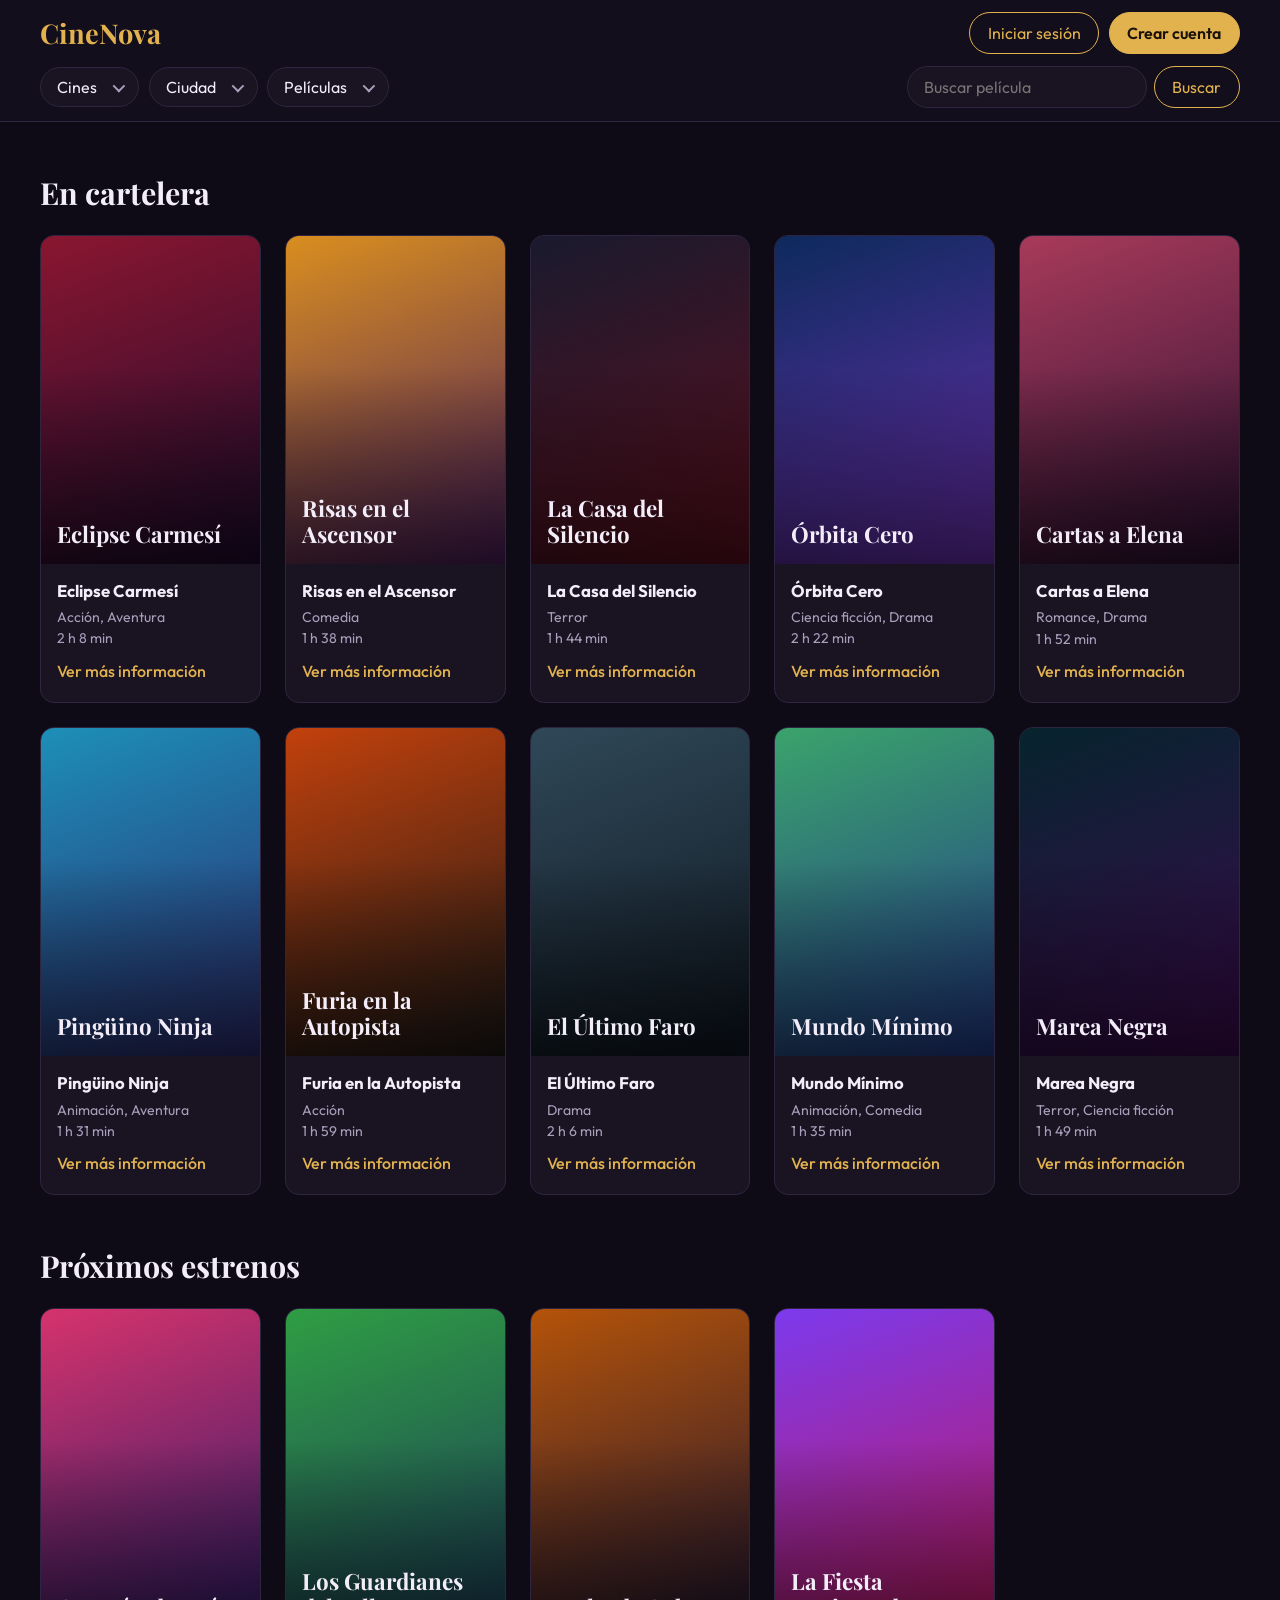
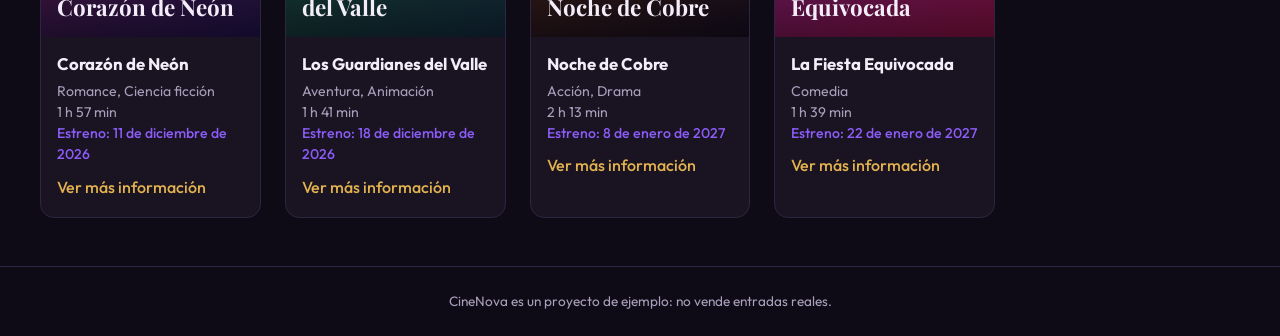
<file: index.html>
<!DOCTYPE html>
<!-- PÁGINA PRINCIPAL de CineNova. Contiene solo la estructura base:
     la cabecera (usuario + navegación) y las tarjetas se generan con JavaScript. -->
<html lang="es">
<head>
  <meta charset="UTF-8">
  <!-- Necesario para que el diseño se adapte a celulares -->
  <meta name="viewport" content="width=device-width, initial-scale=1">
  <title>CineNova | Cartelera</title>
  <!-- Tipografías de Google Fonts (si no hay internet se usan las de respaldo definidas en el CSS) -->
  <link href="https://fonts.googleapis.com/css2?family=Outfit:wght@400;500;600&family=Playfair+Display:wght@600;700&display=swap" rel="stylesheet">
  <!-- Hojas de estilo: base, películas y adaptación a pantallas (el orden importa: la última pisa a las anteriores) -->
  <link rel="stylesheet" href="css/styles.css">
  <link rel="stylesheet" href="css/peliculas.css">
  <link rel="stylesheet" href="css/responsive.css">
</head>
<!-- data-pagina y data-base le dicen a main.js en qué página está y cómo llegar a las carpetas -->
<body data-pagina="inicio" data-base="">

  <!-- CABECERA: apartado de usuario + barra de navegación. La construye navegacion.js -->
  <header id="cabecera"></header>

  <main>
    <!-- SECCIÓN "EN CARTELERA": main.js dibuja aquí las tarjetas -->
    <section id="cartelera" aria-labelledby="titulo-cartelera">
      <div class="encabezado-seccion">
        <h2 id="titulo-cartelera">En cartelera</h2>
        <p id="estado-filtros" class="texto-filtro"></p>
      </div>
      <div id="grid-cartelera" class="grid-peliculas"></div>
    </section>

    <!-- SECCIÓN "PRÓXIMOS ESTRENOS": películas que todavía no están disponibles -->
    <section id="estrenos" aria-labelledby="titulo-estrenos">
      <div class="encabezado-seccion">
        <h2 id="titulo-estrenos">Próximos estrenos</h2>
      </div>
      <div id="grid-estrenos" class="grid-peliculas"></div>
    </section>
  </main>

  <footer class="pie">CineNova es un proyecto de ejemplo: no vende entradas reales.</footer>

  <!-- SCRIPTS: el orden importa. main.js va último porque usa las funciones de los otros -->
  <script src="js/peliculas.js"></script>
  <script src="js/usuarios.js"></script>
  <script src="js/navegacion.js"></script>
  <script src="js/main.js"></script>
</body>
</html>
</file>
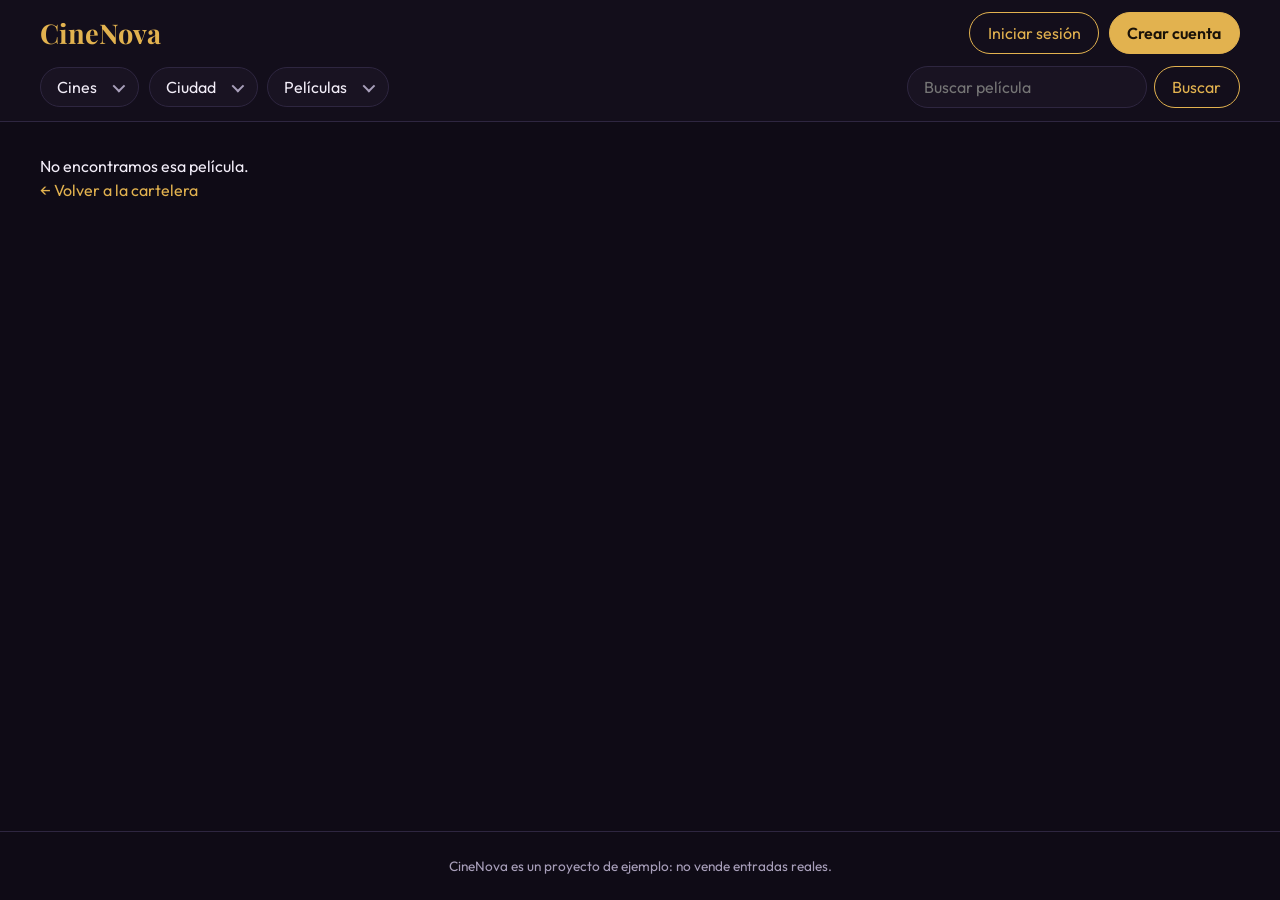
<file: pages/pelicula.html>
<!DOCTYPE html>
<!-- FICHA DE PELÍCULA. Una sola página sirve para todas: la película se elige
     con la dirección (pelicula.html?id=3) y peliculas.js dibuja sus datos. -->
<html lang="es">
<head>
  <meta charset="UTF-8">
  <meta name="viewport" content="width=device-width, initial-scale=1">
  <title>CineNova | Película</title>
  <link href="https://fonts.googleapis.com/css2?family=Outfit:wght@400;500;600&family=Playfair+Display:wght@600;700&display=swap" rel="stylesheet">
  <!-- Rutas con ../ porque esta página está dentro de la carpeta pages/ -->
  <link rel="stylesheet" href="../css/styles.css">
  <link rel="stylesheet" href="../css/peliculas.css">
  <link rel="stylesheet" href="../css/responsive.css">
</head>
<body data-pagina="pelicula" data-base="../">
  <header id="cabecera"></header>
  <main>
    <!-- Aquí se inserta la información de la película elegida -->
    <article id="ficha"></article>
  </main>
  <footer class="pie">CineNova es un proyecto de ejemplo: no vende entradas reales.</footer>
  <script src="../js/peliculas.js"></script>
  <script src="../js/usuarios.js"></script>
  <script src="../js/navegacion.js"></script>
  <script src="../js/main.js"></script>
</body>
</html>
</file>
<file: css/styles.css>
/* ==========================================================
   styles.css: estilos BASE (colores, tipografía, cabecera,
   menús desplegables, botones y formularios de usuario)
   ========================================================== */

/* Variables: colores y medidas que se reutilizan en todo el sitio.
   Si cambias un valor aquí, cambia en toda la página. */
:root {
  --fondo: #0f0b16;       /* fondo general: negro con un toque violeta */
  --superficie: #191322;  /* tarjetas, menús y formularios */
  --borde: #2e2640;
  --texto: #f2edf8;
  --suave: #a89fba;       /* texto secundario */
  --dorado: #e2b24f;      /* color principal de destaque */
  --violeta: #8b5cf6;     /* color secundario (brillos) */
  --fuente: "Outfit", system-ui, sans-serif;
  --fuente-titulo: "Playfair Display", Georgia, serif;
}

/* Reinicio: quita márgenes por defecto y hace que el ancho incluya el relleno */
* { box-sizing: border-box; margin: 0; padding: 0; }

body {
  background: var(--fondo);
  color: var(--texto);
  font-family: var(--fuente);
  line-height: 1.5;
  min-height: 100vh;
  display: flex;            /* con flex el pie de página queda siempre abajo */
  flex-direction: column;
}
main { flex: 1; width: min(1200px, 100% - 2rem); margin-inline: auto; padding: 2rem 0 3rem; }
a { color: inherit; text-decoration: none; }
button, input { font: inherit; color: inherit; }
button { cursor: pointer; }
/* Contorno visible al navegar con teclado */
:focus-visible { outline: 2px solid var(--dorado); outline-offset: 2px; }

/* ---------- Botones ---------- */
.btn-prim, .btn-sec {
  padding: .5rem 1.1rem; border-radius: 999px; border: 1px solid var(--dorado);
  transition: background .25s, color .25s;
}
.btn-prim { background: var(--dorado); color: #1a1208; font-weight: 600; }
.btn-prim:hover { background: #f0c565; }
.btn-sec { background: transparent; color: var(--dorado); }
.btn-sec:hover { background: rgba(226, 178, 79, .15); }

/* ---------- Cabecera ---------- */
#cabecera {
  background: #130e1b; border-bottom: 1px solid var(--borde);
  position: sticky; top: 0; z-index: 20; /* queda fija al hacer scroll */
}
/* Fila superior: logo a la izquierda, botones de usuario a la derecha */
.barra-usuario {
  display: flex; justify-content: space-between; align-items: center;
  width: min(1200px, 100% - 2rem); margin-inline: auto; padding: .75rem 0;
}
.logo { font-family: var(--fuente-titulo); font-size: 1.7rem; font-weight: 700; color: var(--dorado); }
.acciones-usuario { display: flex; align-items: center; gap: .6rem; }
.saludo { color: var(--suave); }

/* Fila inferior: barra de navegación horizontal */
.barra-nav {
  position: relative; display: flex; flex-wrap: wrap; align-items: center; gap: .6rem;
  width: min(1200px, 100% - 2rem); margin-inline: auto; padding: 0 0 .8rem;
}
.item-menu { position: relative; } /* el menú se posiciona respecto a este contenedor */
.btn-menu {
  display: flex; align-items: center; gap: .5rem; max-width: 100%;
  background: var(--superficie); border: 1px solid var(--borde); border-radius: 999px;
  padding: .45rem 1rem; transition: border-color .25s;
}
.btn-menu:hover, .item-menu.abierto .btn-menu { border-color: var(--violeta); }
/* Flechita que gira cuando el menú está abierto */
.btn-menu::after { content: ""; width: 7px; height: 7px; border: solid var(--suave); border-width: 0 2px 2px 0; transform: rotate(45deg) translateY(-2px); transition: transform .25s; }
.item-menu.abierto .btn-menu::after { transform: rotate(225deg); }
/* Texto con la opción elegida (ciudad, cine o género) */
.etq { color: var(--dorado); font-size: .85rem; overflow: hidden; text-overflow: ellipsis; white-space: nowrap; max-width: 11rem; }

/* MENÚ DESPLEGABLE: está oculto (opacity 0 + visibility hidden) y al agregarle
   la clase "abierto" al contenedor se muestra con una transición suave. */
.desplegable {
  position: absolute; top: calc(100% + .5rem); left: 0; min-width: 260px; list-style: none;
  background: var(--superficie); border: 1px solid var(--borde); border-radius: 14px; padding: .4rem;
  box-shadow: 0 18px 40px rgba(0, 0, 0, .55);
  opacity: 0; visibility: hidden; transform: translateY(-8px);
  transition: opacity .25s, transform .25s, visibility .25s;
}
.item-menu.abierto .desplegable { opacity: 1; visibility: visible; transform: none; }
.opcion {
  display: block; width: 100%; text-align: left; background: none; border: 0;
  padding: .55rem .8rem; border-radius: 8px; transition: background .2s;
}
.opcion:hover { background: rgba(139, 92, 246, .2); }
.opcion.activa { color: var(--dorado); }
.opcion small { display: block; color: var(--suave); font-size: .8rem; }

/* Buscador: ocupa el espacio restante a la derecha */
.buscador { margin-left: auto; display: flex; gap: .4rem; }
.buscador input {
  width: 240px; background: var(--superficie); border: 1px solid var(--borde);
  border-radius: 999px; padding: .45rem 1rem;
}
.buscador input:focus { border-color: var(--violeta); outline: none; }

/* ---------- Formularios (ventanas de inicio de sesión y registro) ---------- */
.modal {
  margin: auto; width: min(420px, 92vw); padding: 1.75rem; color: var(--texto);
  background: var(--superficie); border: 1px solid var(--borde); border-radius: 16px;
}
.modal[open] { animation: aparecer .25s ease; } /* respuesta a la acción de abrir */
.modal::backdrop { background: rgba(5, 3, 10, .78); } /* fondo oscurecido */
.modal h2 { font-family: var(--fuente-titulo); margin-bottom: 1rem; }
.campo { margin-bottom: .9rem; }
.campo label { display: block; font-size: .9rem; color: var(--suave); margin-bottom: .25rem; }
.campo input {
  width: 100%; background: var(--fondo); border: 1px solid var(--borde);
  border-radius: 8px; padding: .6rem .8rem;
}
.campo input:focus { border-color: var(--violeta); outline: none; }
.error { color: #ff7a8a; min-height: 1.3rem; font-size: .9rem; margin-bottom: .5rem; }
.fila-botones { display: flex; gap: .6rem; justify-content: flex-end; }
.cambiar { margin-top: 1rem; font-size: .9rem; color: var(--suave); }
.cambiar button { background: none; border: 0; color: var(--dorado); text-decoration: underline; }
@keyframes aparecer { from { opacity: 0; transform: translateY(10px); } to { opacity: 1; transform: none; } }

/* ---------- Pie de página ---------- */
.pie { text-align: center; color: var(--suave); font-size: .85rem; padding: 1.5rem 1rem; border-top: 1px solid var(--borde); }
</file>
<file: css/peliculas.css>
/* ==========================================================
   peliculas.css: tarjetas de la cartelera y ficha de película
   ========================================================== */

.encabezado-seccion { display: flex; flex-wrap: wrap; align-items: baseline; gap: .5rem 1.2rem; margin: 1rem 0 1.2rem; }
.encabezado-seccion h2 { font-family: var(--fuente-titulo); font-size: 1.9rem; }
.texto-filtro { color: var(--suave); }
#estrenos { margin-top: 3rem; }

/* CUADRÍCULA: se crean tantas columnas de al menos 190px como entren en pantalla */
.grid-peliculas { display: grid; grid-template-columns: repeat(auto-fill, minmax(190px, 1fr)); gap: 1.5rem; }

/* TARJETA de película */
.tarjeta {
  background: var(--superficie); border: 1px solid var(--borde); border-radius: 14px; overflow: hidden;
  transition: transform .3s, border-color .3s, box-shadow .3s;
}
/* Efecto hover: la tarjeta sube, el borde se vuelve dorado y aparece un brillo violeta */
.tarjeta:hover { transform: translateY(-6px); border-color: var(--dorado); box-shadow: 0 14px 30px rgba(139, 92, 246, .3); }
.info { padding: .9rem 1rem 1.1rem; }
.info h3 { font-size: 1.05rem; margin-bottom: .25rem; }
.meta { color: var(--suave); font-size: .88rem; }
.ver-mas { display: inline-block; margin-top: .6rem; color: var(--dorado); font-weight: 500; border-bottom: 1px solid transparent; }
.ver-mas:hover { border-bottom-color: var(--dorado); }
.estreno-fecha { color: var(--violeta); font-weight: 500; }

/* PÓSTER: proporción 2:3. Si no hay imagen real, se muestra un degradado con el título */
.poster {
  position: relative; aspect-ratio: 2 / 3; display: flex; align-items: flex-end; padding: 1rem;
  overflow: hidden;
}
.poster::after { content: ""; position: absolute; inset: 0; background: linear-gradient(to bottom, transparent 40%, rgba(0, 0, 0, .6)); }
.poster span { position: relative; z-index: 1; font-family: var(--fuente-titulo); font-size: 1.4rem; font-weight: 700; line-height: 1.15; }
.poster img { position: absolute; inset: 0; width: 100%; height: 100%; object-fit: cover; }

/* Mensaje cuando no hay resultados */
.vacio { grid-column: 1 / -1; padding: 2rem; text-align: center; background: var(--superficie); border: 1px dashed var(--borde); border-radius: 14px; }
.vacio p { margin-bottom: 1rem; }

/* ---------- FICHA DE PELÍCULA ---------- */
.volver { display: inline-block; margin-bottom: 1.5rem; color: var(--dorado); }
.volver:hover { text-decoration: underline; }
.ficha { display: grid; grid-template-columns: minmax(240px, 360px) 1fr; gap: 2.5rem; align-items: start; }
.ficha .poster { border-radius: 16px; box-shadow: 0 20px 50px rgba(139, 92, 246, .3); }
.ficha .poster span { font-size: 2rem; }
.ficha h1 { font-family: var(--fuente-titulo); font-size: clamp(2rem, 5vw, 3.2rem); line-height: 1.1; margin-bottom: .8rem; }
.chips { display: flex; flex-wrap: wrap; gap: .5rem; margin-bottom: 1.5rem; }
.chip { padding: .2rem .8rem; border: 1px solid var(--violeta); border-radius: 999px; font-size: .88rem; }
.datos { display: grid; grid-template-columns: repeat(auto-fit, minmax(150px, 1fr)); gap: 1rem; margin-bottom: 1.5rem; padding: 1rem 0; border-block: 1px solid var(--borde); }
.datos dt { color: var(--suave); font-size: .85rem; }
.datos dd { font-weight: 500; }
.sinopsis h2 { font-family: var(--fuente-titulo); font-size: 1.3rem; margin-bottom: .5rem; }
.sinopsis p { max-width: 62ch; color: #d8d0e4; }
</file>
<file: css/responsive.css>
/* ==========================================================
   responsive.css: adapta el diseño a tablets y celulares.
   Cada bloque @media solo se aplica si la pantalla es más angosta
   que el valor indicado.
   ========================================================== */

/* TABLETS (hasta 900px): la ficha pasa a una sola columna */
@media (max-width: 900px) {
  .ficha { grid-template-columns: 1fr; }
  .ficha .poster { max-width: 320px; margin-inline: auto; }
  .buscador input { width: 190px; }
}

/* CELULARES (hasta 640px) */
@media (max-width: 640px) {
  .grid-peliculas { grid-template-columns: repeat(2, 1fr); gap: 1rem; }
  .poster span { font-size: 1.05rem; }
  .logo { font-size: 1.4rem; }
  .btn-prim, .btn-sec { padding: .4rem .8rem; font-size: .9rem; }
  /* Los tres botones de menú se reparten el ancho y el desplegable ocupa todo el ancho de la barra */
  .item-menu { position: static; flex: 1 1 28%; }
  .btn-menu { width: 100%; justify-content: space-between; }
  .desplegable { left: 0; right: 0; min-width: 0; }
  .buscador { flex: 1 1 100%; margin-left: 0; }
  .buscador input { width: 100%; flex: 1; }
}

/* Accesibilidad: si la persona pidió menos animaciones en su sistema, las quitamos */
@media (prefers-reduced-motion: reduce) {
  * { transition: none !important; animation: none !important; }
}
</file>
